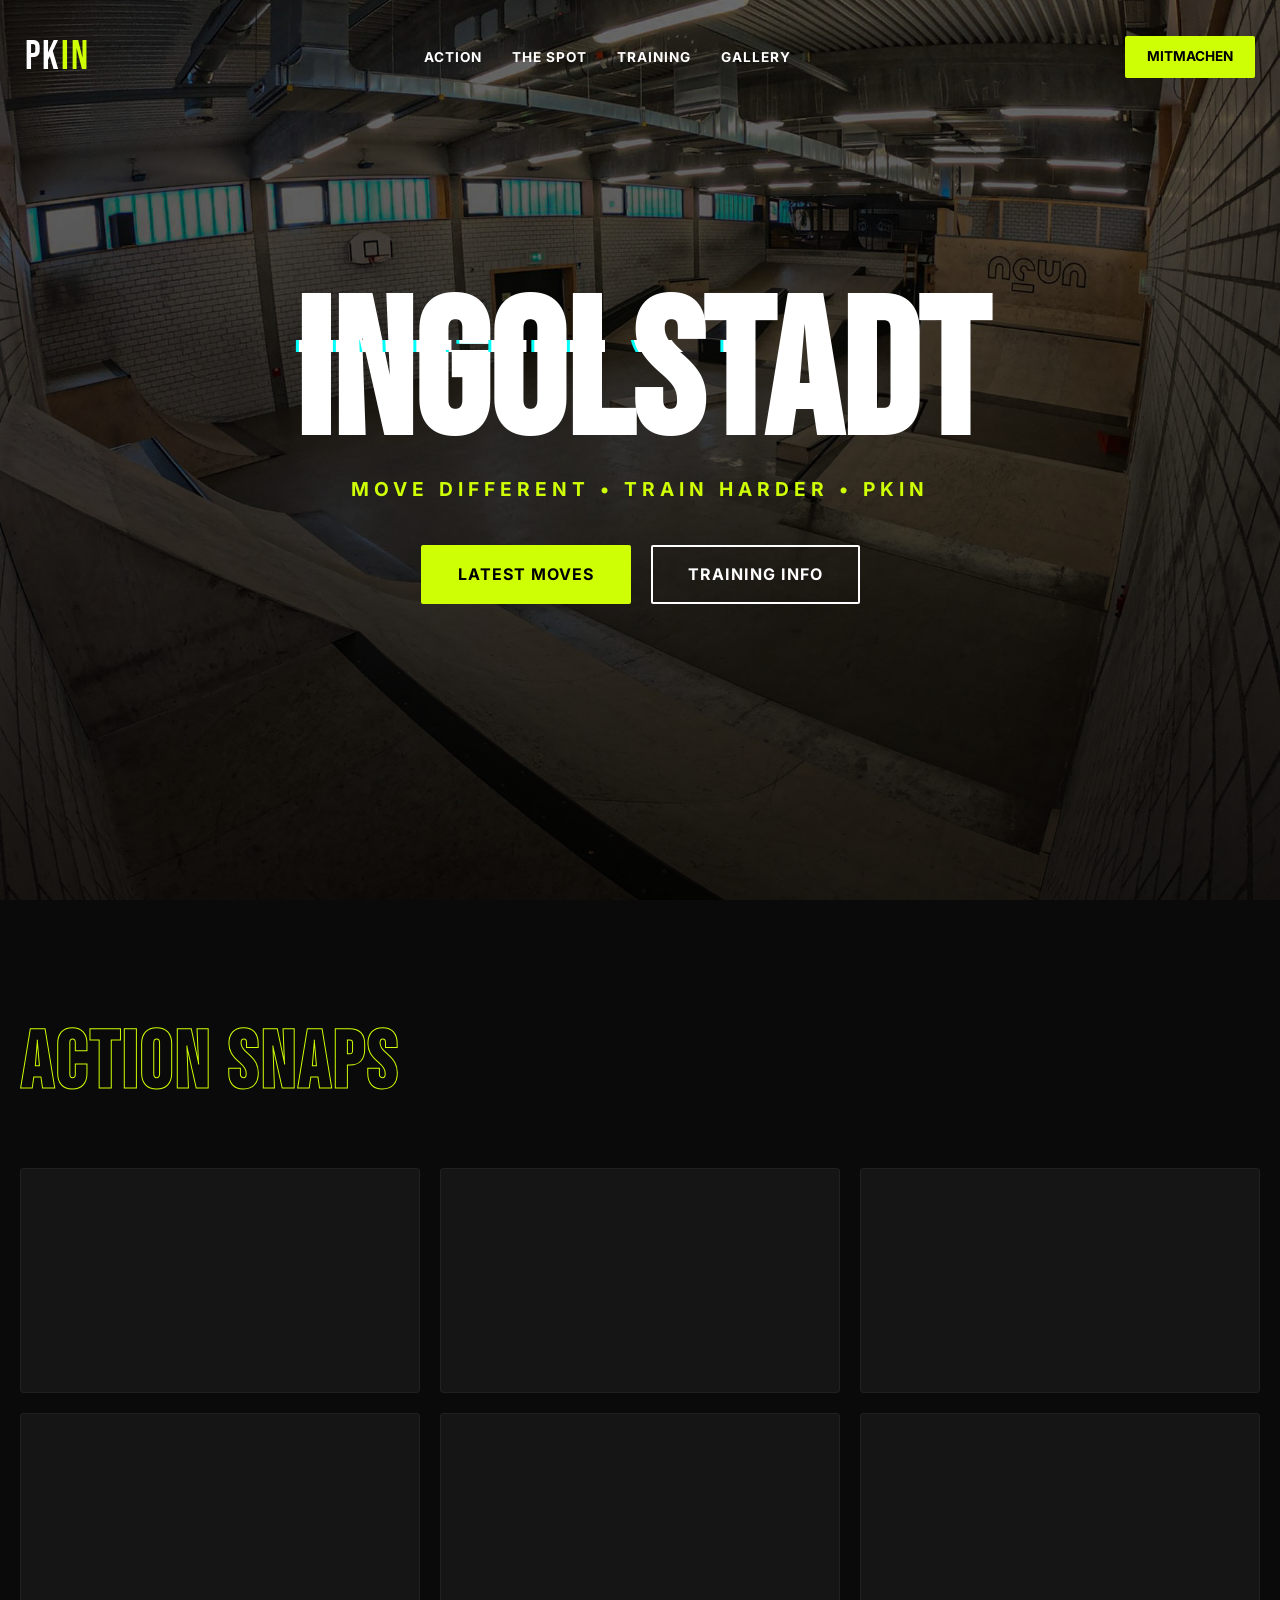
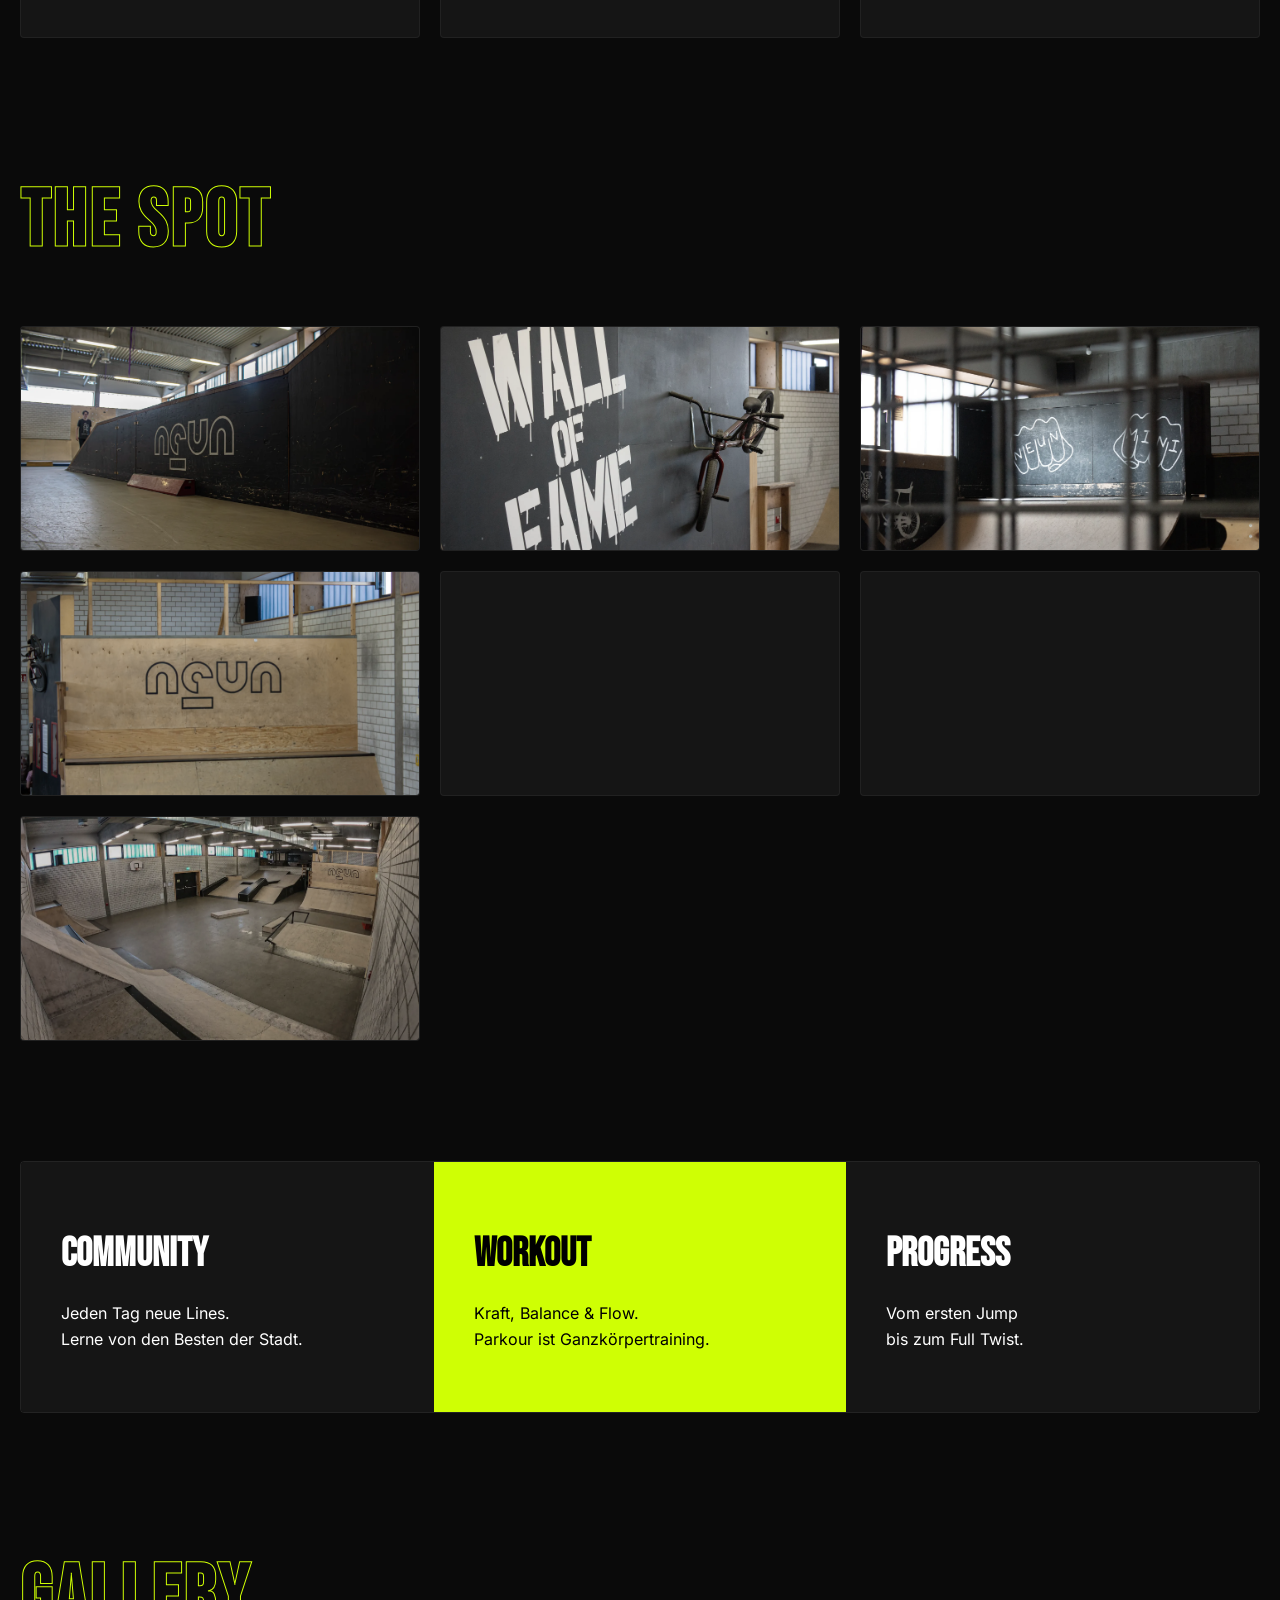
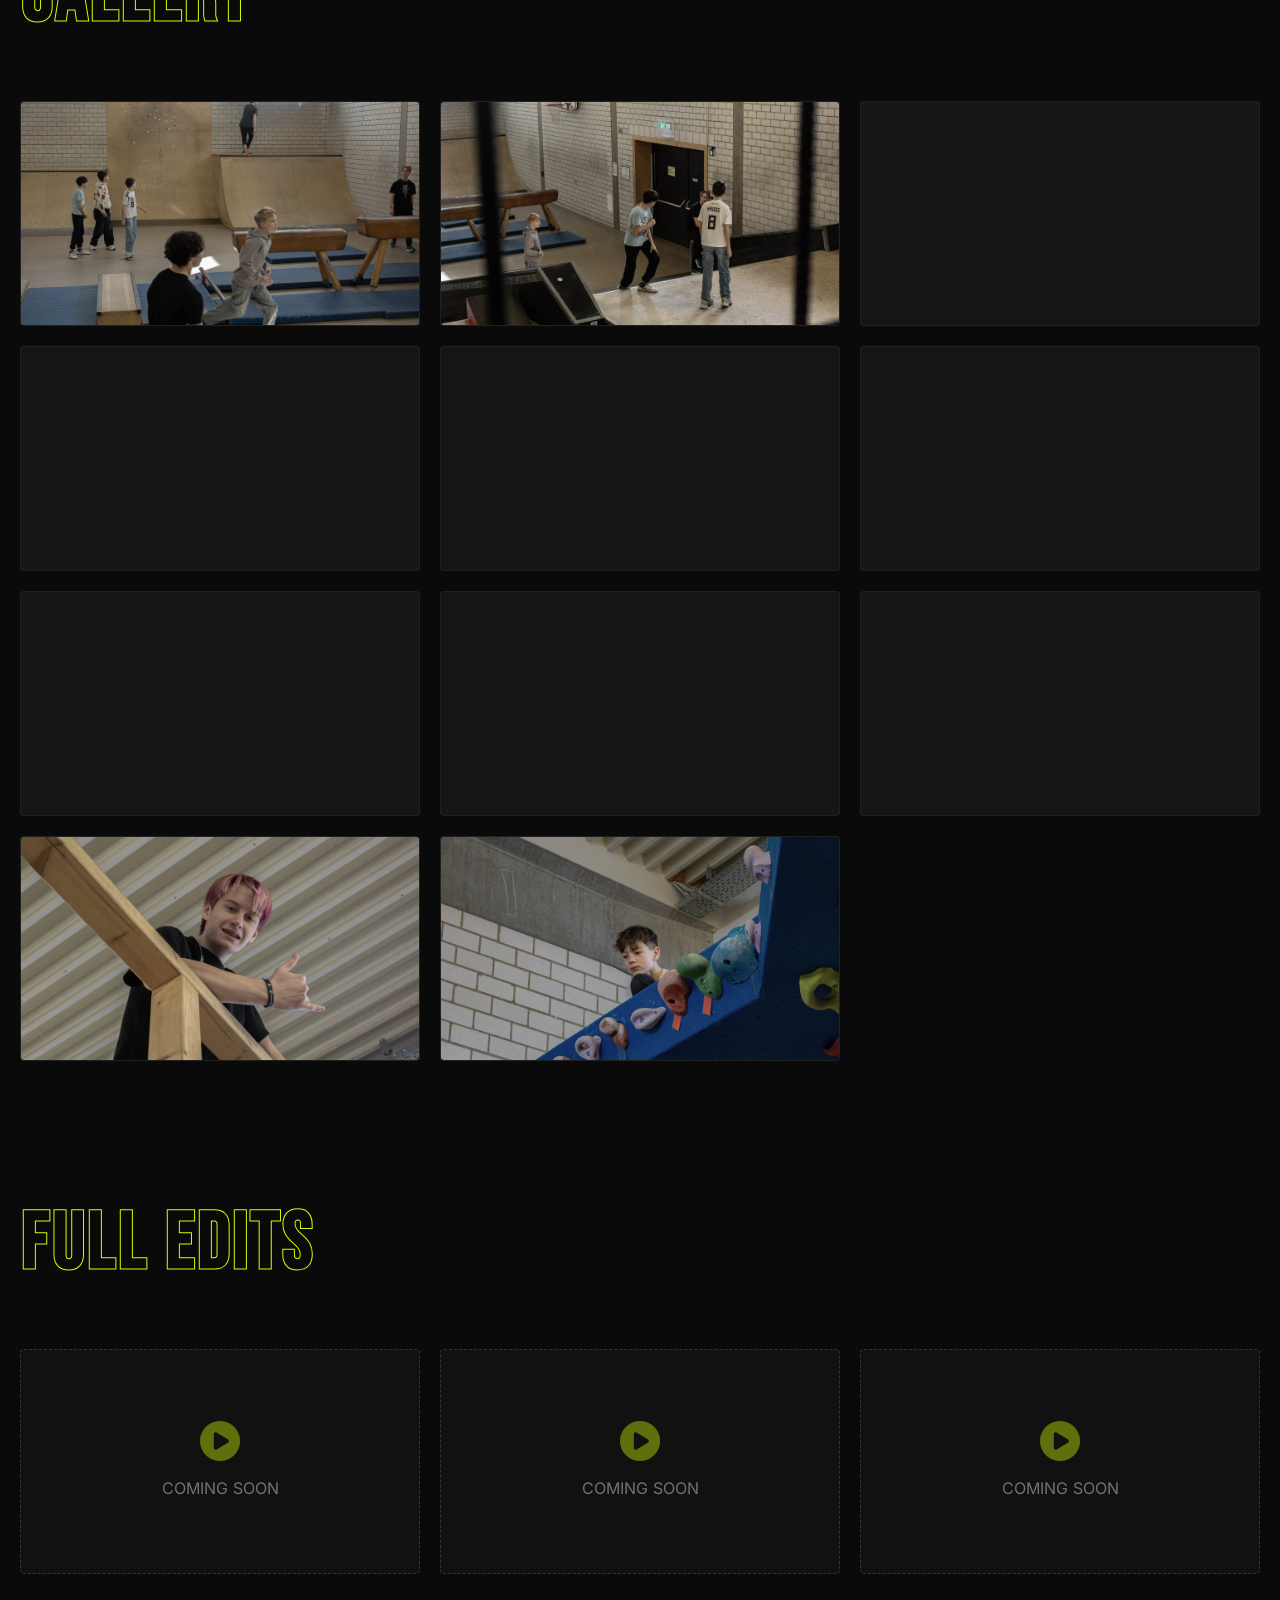
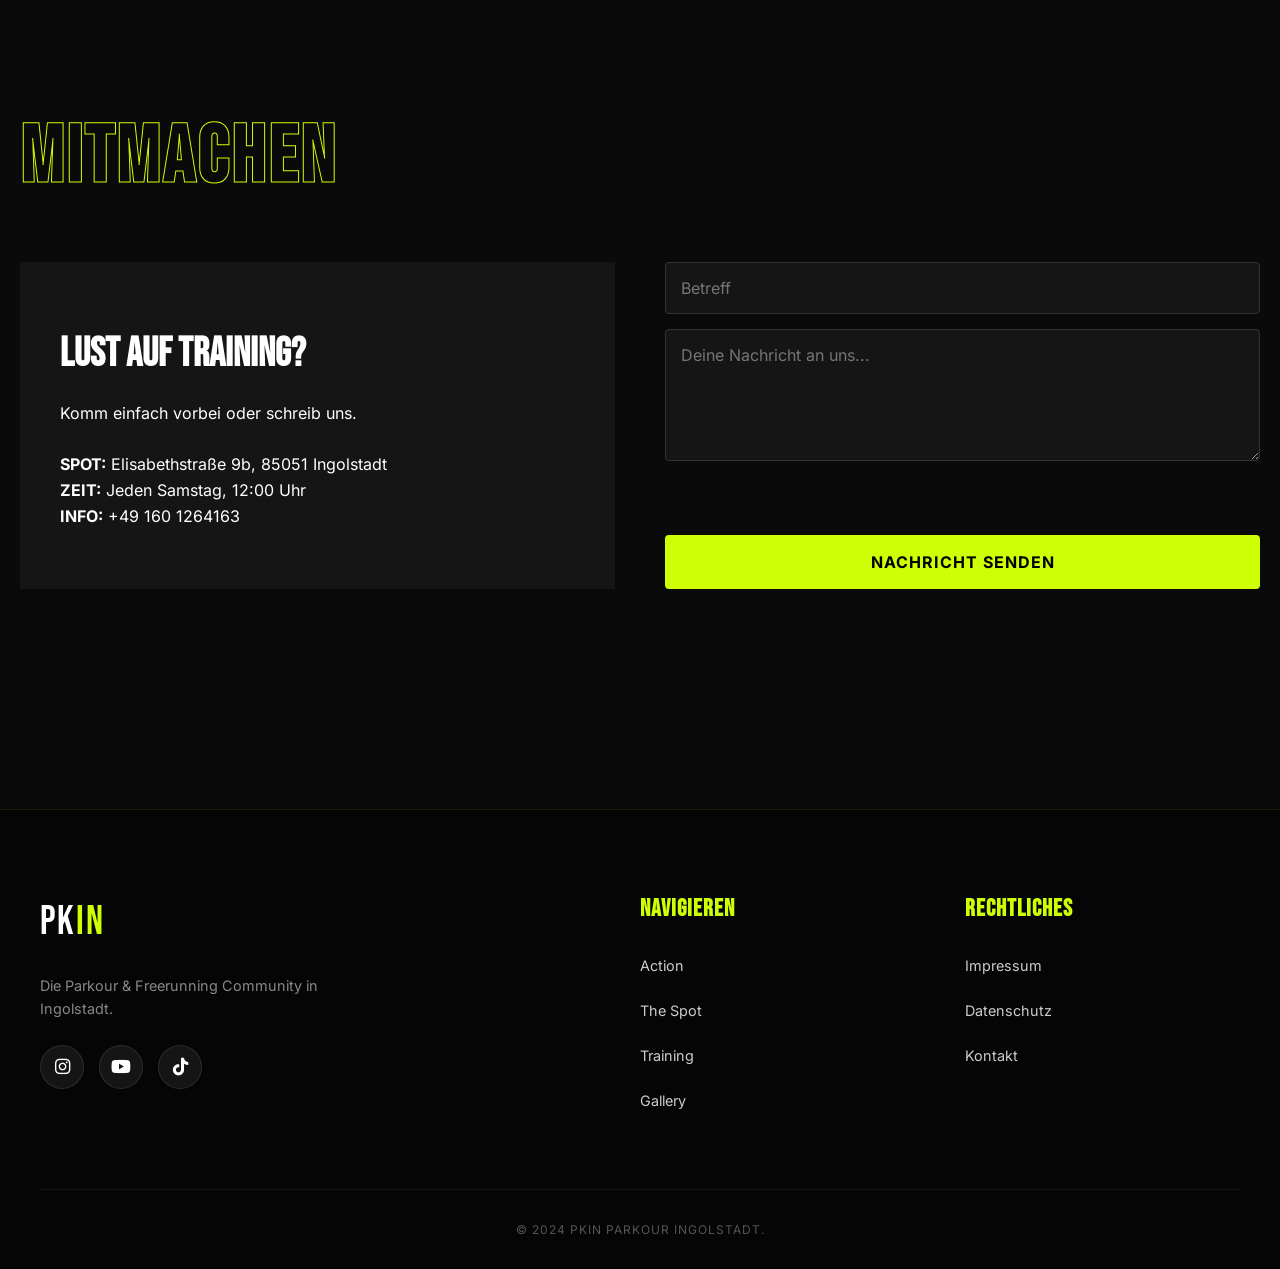
<file: index.html>
<!DOCTYPE html>
<html lang="de">
<head>
    <meta charset="UTF-8">
    <meta name="viewport" content="width=device-width, initial-scale=1.0, maximum-scale=1.0, user-scalable=no">
    <meta name="theme-color" content="#0a0a0a">

    <!-- SEO Meta Tags -->
    <title>PKIN | Parkour & Freerunning Training in Ingolstadt</title>
    <meta name="description" content="Lust auf Parkour in Ingolstadt? PKIN ist die Community für Parkour, Freerunning & Bewegung. Training jeden Samstag, 12 Uhr in der Elisabethstraße 9b. Komm vorbei!">
    <meta name="keywords" content="Parkour Ingolstadt, Freerunning Ingolstadt, PKIN, Sport Ingolstadt, Parkour Training, Parkour Bayern, Freerunning Bayern">
    <meta name="author" content="PKIN Parkour Ingolstadt">
    <meta name="robots" content="index, follow">
    <link rel="canonical" href="https://parkour-in.de/" />

    <!-- Open Graph / Facebook -->
    <meta property="og:type" content="website">
    <meta property="og:url" content="https://parkour-in.de/">
    <meta property="og:title" content="PKIN | Parkour & Freerunning Training in Ingolstadt">
    <meta property="og:description" content="Lust auf Parkour in Ingolstadt? PKIN ist die Community für Parkour, Freerunning & Bewegung. Training jeden Samstag, 12 Uhr in der Elisabethstraße 9b. Komm vorbei!">
    <meta property="og:image" content="https://parkour-in.de/media/photos/DSC00527.jpg">
    <meta property="og:locale" content="de_DE">
    <meta property="og:site_name" content="PKIN Parkour Ingolstadt">

    <!-- Twitter Card -->
    <meta name="twitter:card" content="summary_large_image">
    <meta name="twitter:url" content="https://parkour-in.de/">
    <meta name="twitter:title" content="PKIN | Parkour & Freerunning Training in Ingolstadt">
    <meta name="twitter:description" content="Lust auf Parkour in Ingolstadt? PKIN ist die Community für Parkour, Freerunning & Bewegung. Training jeden Samstag, 12 Uhr in der Elisabethstraße 9b.">
    <meta name="twitter:image" content="https://parkour-in.de/media/photos/DSC00527.jpg">

    <!-- Favicon -->
    <link rel="icon" type="image/svg+xml" href="favicon.svg">
    <link rel="alternate icon" href="favicon.ico">

    <link rel="stylesheet" href="style.css">
    <link rel="stylesheet" href="https://cdnjs.cloudflare.com/ajax/libs/font-awesome/6.0.0/css/all.min.css">

    <!-- Structured Data: SportsClub -->
    <script type="application/ld+json">
    {
      "@context": "https://schema.org",
      "@type": "SportsClub",
      "name": "PKIN Parkour Ingolstadt",
      "url": "https://parkour-in.de/",
      "logo": "https://parkour-in.de/favicon.svg",
      "image": "https://parkour-in.de/media/photos/DSC00527.jpg",
      "address": {
        "@type": "PostalAddress",
        "streetAddress": "Elisabethstraße 9b",
        "addressLocality": "Ingolstadt",
        "postalCode": "85051",
        "addressCountry": "DE"
      },
      "geo": {
        "@type": "GeoCoordinates",
        "latitude": "48.763",
        "longitude": "11.426"
      },
      "telephone": "+491601264163",
      "email": "kontakt@parkour-in.de",
      "description": "Die Parkour & Freerunning Community in Ingolstadt. Offenes Training jeden Samstag um 12 Uhr.",
      "openingHours": "Sa 12:00-16:00",
      "sport": "Parkour",
      "sameAs": [
        "https://www.instagram.com/parkour_ingolstadt/"
      ]
    }
    </script>
</head>
<body>

    <nav id="navbar">
        <div class="nav-container">
            <a href="#" class="logo">PK<span>IN</span></a>
            <div class="menu-toggle" id="mobile-menu" aria-label="Toggle Navigation">
                <i class="fas fa-bars"></i>
            </div>
            <ul class="nav-links" id="nav-links">
                <li><a href="#highlights">Action</a></li>
                <li><a href="#the-spot">The Spot</a></li>
                <li><a href="#training">Training</a></li>
                <li><a href="#gallery">Gallery</a></li>
                <li class="mobile-only"><a href="#contact">Mitmachen</a></li>
            </ul>
            <a href="#contact" class="btn-nav desktop-only">Mitmachen</a>
        </div>
    </nav>

    <header class="hero">
        <div class="hero-content">
            <h1 class="glitch" data-text="INGOLSTADT">INGOLSTADT</h1>
            <p>MOVE DIFFERENT • TRAIN HARDER • PKIN</p>
            <div class="hero-btns">
                <a href="#highlights" class="btn-primary">Latest Moves</a>
                <a href="#training" class="btn-outline">Training Info</a>
            </div>
        </div>
    </header>

    <main class="container">
        <section id="highlights" class="media-section">
            <h2 class="outline-title">ACTION SNAPS</h2>
            <div class="media-grid" id="gifContainer"></div>
        </section>

        <section id="the-spot" class="media-section">
            <h2 class="outline-title">THE SPOT</h2>
            <div class="media-grid" id="tourContainer"></div>
        </section>

        <section id="training" class="training-grid">
            <div class="train-card">
                <h3>COMMUNITY</h3>
                <p>Jeden Tag neue Lines.<br>Lerne von den Besten der Stadt.</p>
            </div>
            <div class="train-card highlight">
                <h3>WORKOUT</h3>
                <p>Kraft, Balance & Flow.<br>Parkour ist Ganzkörpertraining.</p>
            </div>
            <div class="train-card">
                <h3>PROGRESS</h3>
                <p>Vom ersten Jump<br>bis zum Full Twist.</p>
            </div>
        </section>

        <section id="gallery" class="media-section">
            <h2 class="outline-title">GALLERY</h2>
            <div class="media-grid" id="photoContainer"></div>
        </section>

        <section id="video-section" class="media-section">
            <h2 class="outline-title">FULL EDITS</h2>
            <div class="media-grid" id="videoContainer"></div>
        </section>

        <section id="contact" class="media-section">
            <h2 class="outline-title">MITMACHEN</h2>
            <div class="contact-grid">
                <div class="train-card">
                    <h3>LUST AUF TRAINING?</h3>
                    <p>Komm einfach vorbei oder schreib uns.<br><br>
                    <strong>SPOT:</strong> Elisabethstraße 9b, 85051 Ingolstadt<br>
                    <strong>ZEIT:</strong> Jeden Samstag, 12:00 Uhr<br>
                    <strong>INFO:</strong> +49 160 1264163</p>
                </div>
                <form id="contactForm" class="contact-form">
                    <input type="text" id="subject" class="contact-input" placeholder="Betreff" required>
                    <textarea id="message" rows="5" class="contact-input" placeholder="Deine Nachricht an uns..." required></textarea>
                    <button type="submit" class="btn-primary contact-btn">Nachricht senden</button>
                </form>
            </div>
        </section>
    </main>

    <footer class="main-footer">
        <div class="footer-container">
            <div class="footer-brand">
                <a href="#" class="logo">PK<span>IN</span></a>
                <p>Die Parkour & Freerunning Community in Ingolstadt.</p>
                <div class="social-icons">
                    <a href="https://www.instagram.com/parkour_ingolstadt/"><i class="fab fa-instagram"></i></a>
                    <a href="https://google.com/"><i class="fab fa-youtube"></i></a>
                    <a href="https://google.com/"><i class="fab fa-tiktok"></i></a>
                </div>
            </div>
            <div class="footer-links">
                <h4>Navigieren</h4>
                <ul>
                    <li><a href="#highlights">Action</a></li>
                    <li><a href="#the-spot">The Spot</a></li>
                    <li><a href="#training">Training</a></li>
                    <li><a href="#gallery">Gallery</a></li>
                </ul>
            </div>
            <div class="footer-links">
                <h4>Rechtliches</h4>
                <ul>
                    <li><a href="impressum.html">Impressum</a></li>
                    <li><a href="datenschutz.html">Datenschutz</a></li>
                    <li><a href="#contact">Kontakt</a></li>
                </ul>
            </div>
        </div>
        <div class="footer-bottom">
            <p>&copy; 2024 PKIN Parkour Ingolstadt.</p>
        </div>
    </footer>
    
    <script src="script.js"></script>
</body>
</html>
</file>
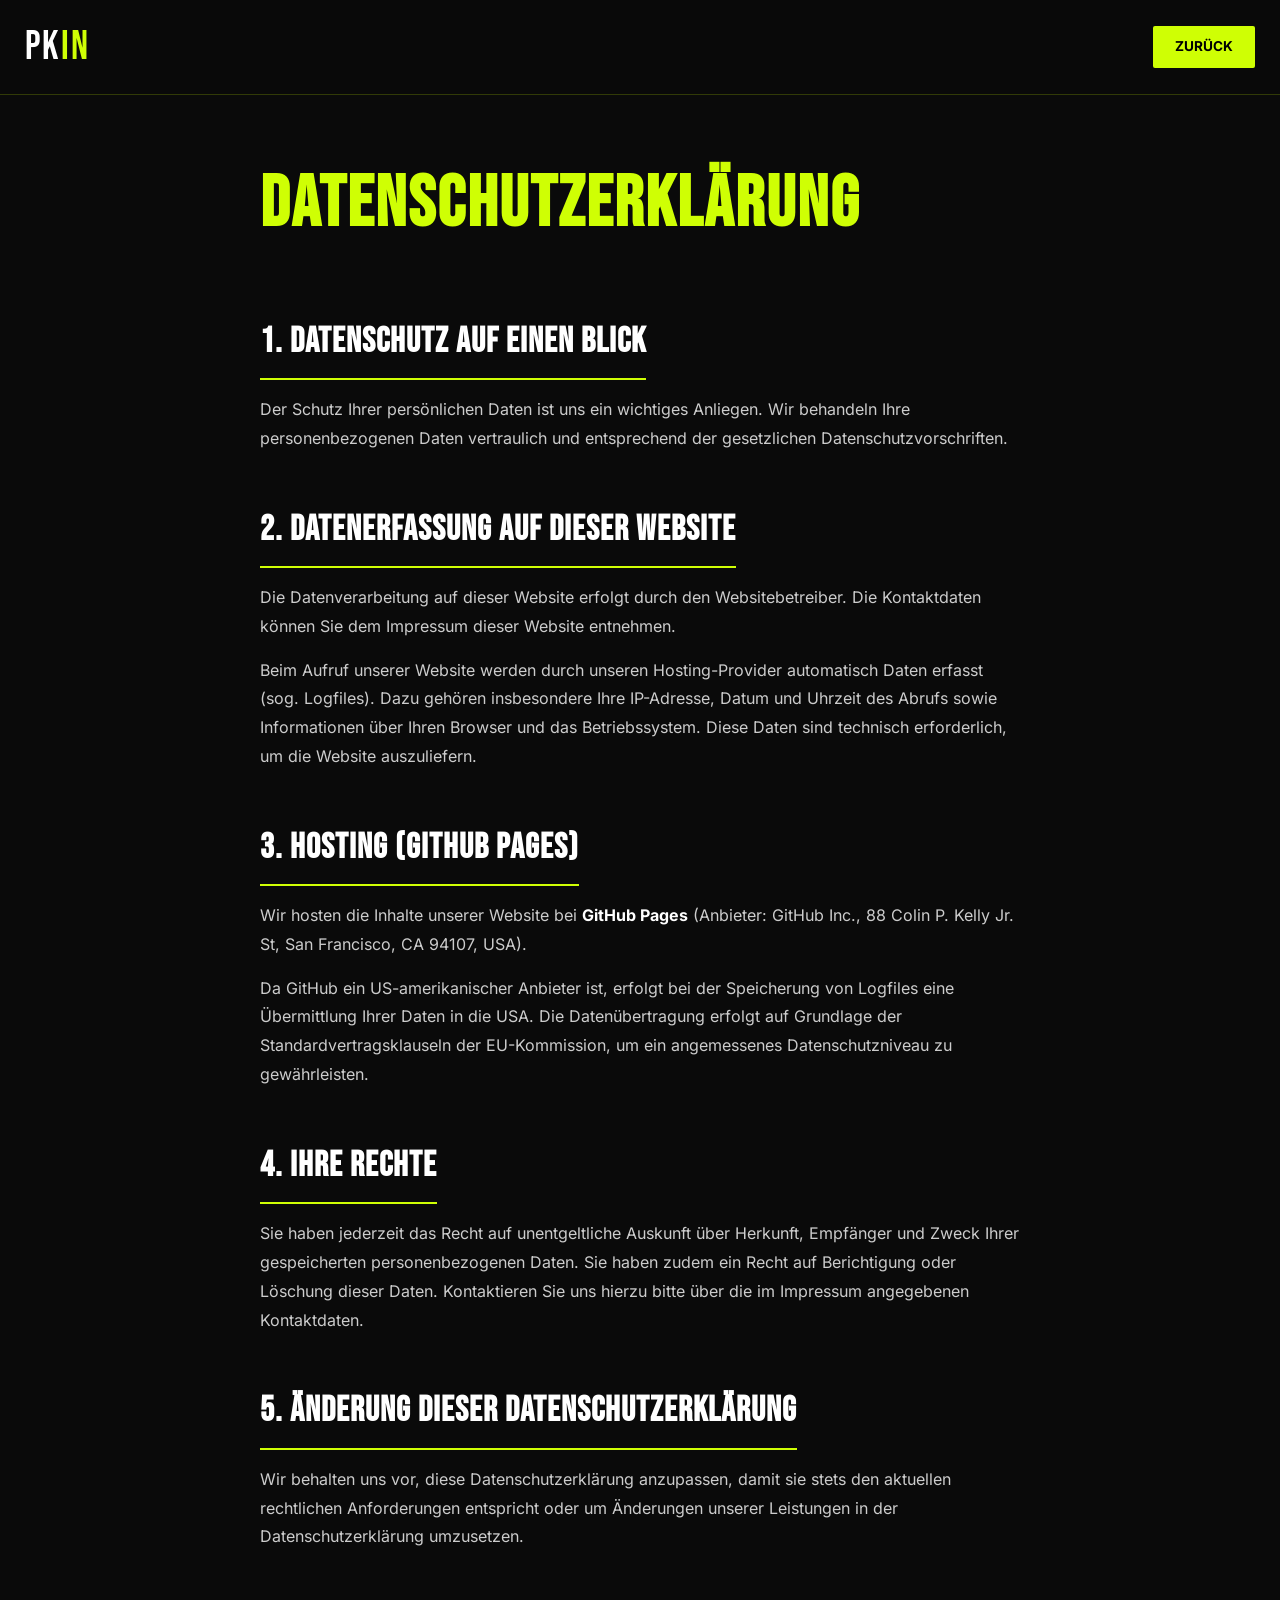
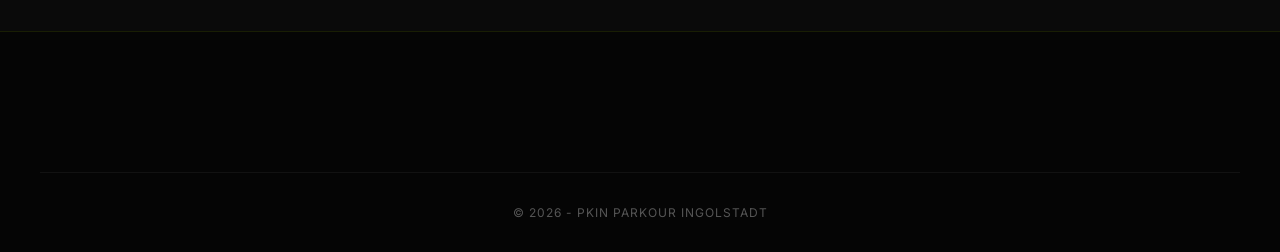
<file: datenschutz.html>
<!DOCTYPE html>
<html lang="de">
<head>
    <meta charset="UTF-8">
    <meta name="viewport" content="width=device-width, initial-scale=1.0, maximum-scale=1.0, user-scalable=no">
    <meta name="theme-color" content="#0a0a0a">
    <title>Datenschutzerklärung | PKIN Parkour Ingolstadt</title>
    <meta name="description" content="Datenschutzerklärung von PKIN Parkour Ingolstadt – Informationen zum Datenschutz gemäß DSGVO.">
    <meta name="robots" content="noindex, follow">
    <link rel="canonical" href="https://parkour-in.de/datenschutz.html" />
    <link rel="icon" type="image/svg+xml" href="favicon.svg">
    <link rel="alternate icon" href="favicon.ico">
    <link rel="stylesheet" href="style.css">
    <link rel="stylesheet" href="https://cdnjs.cloudflare.com/ajax/libs/font-awesome/6.0.0/css/all.min.css">
</head>
<body>
    <nav id="navbar" class="scrolled">
        <div class="nav-container">
            <a href="index.html" class="logo">PK<span>IN</span></a>
            <a href="index.html" class="btn-nav">Zurück</a>
        </div>
    </nav>

    <main class="legal-container">
        <h1>Datenschutzerklärung</h1>
        
        <section class="legal-section">
            <h2>1. Datenschutz auf einen Blick</h2>
            <p>Der Schutz Ihrer persönlichen Daten ist uns ein wichtiges Anliegen. Wir behandeln Ihre personenbezogenen Daten vertraulich und entsprechend der gesetzlichen Datenschutzvorschriften.</p>
        </section>

        <section class="legal-section">
            <h2>2. Datenerfassung auf dieser Website</h2>
            <p>Die Datenverarbeitung auf dieser Website erfolgt durch den Websitebetreiber. Die Kontaktdaten können Sie dem Impressum dieser Website entnehmen.</p>
            <p>Beim Aufruf unserer Website werden durch unseren Hosting-Provider automatisch Daten erfasst (sog. Logfiles). Dazu gehören insbesondere Ihre IP-Adresse, Datum und Uhrzeit des Abrufs sowie Informationen über Ihren Browser und das Betriebssystem. Diese Daten sind technisch erforderlich, um die Website auszuliefern.</p>
        </section>

        <section class="legal-section">
            <h2>3. Hosting (GitHub Pages)</h2>
            <p>Wir hosten die Inhalte unserer Website bei <strong>GitHub Pages</strong> (Anbieter: GitHub Inc., 88 Colin P. Kelly Jr. St, San Francisco, CA 94107, USA). </p>
            <p>Da GitHub ein US-amerikanischer Anbieter ist, erfolgt bei der Speicherung von Logfiles eine Übermittlung Ihrer Daten in die USA. Die Datenübertragung erfolgt auf Grundlage der Standardvertragsklauseln der EU-Kommission, um ein angemessenes Datenschutzniveau zu gewährleisten.</p>
        </section>

        <section class="legal-section">
            <h2>4. Ihre Rechte</h2>
            <p>Sie haben jederzeit das Recht auf unentgeltliche Auskunft über Herkunft, Empfänger und Zweck Ihrer gespeicherten personenbezogenen Daten. Sie haben zudem ein Recht auf Berichtigung oder Löschung dieser Daten. Kontaktieren Sie uns hierzu bitte über die im Impressum angegebenen Kontaktdaten.</p>
        </section>
        
        <section class="legal-section">
            <h2>5. Änderung dieser Datenschutzerklärung</h2>
            <p>Wir behalten uns vor, diese Datenschutzerklärung anzupassen, damit sie stets den aktuellen rechtlichen Anforderungen entspricht oder um Änderungen unserer Leistungen in der Datenschutzerklärung umzusetzen.</p>
        </section>
    </main>

    <footer class="main-footer">
        <div class="footer-bottom">
            <p>&copy; 2026 - PKIN PARKOUR INGOLSTADT</p>
        </div>
    </footer>
</body>
</html>
</file>
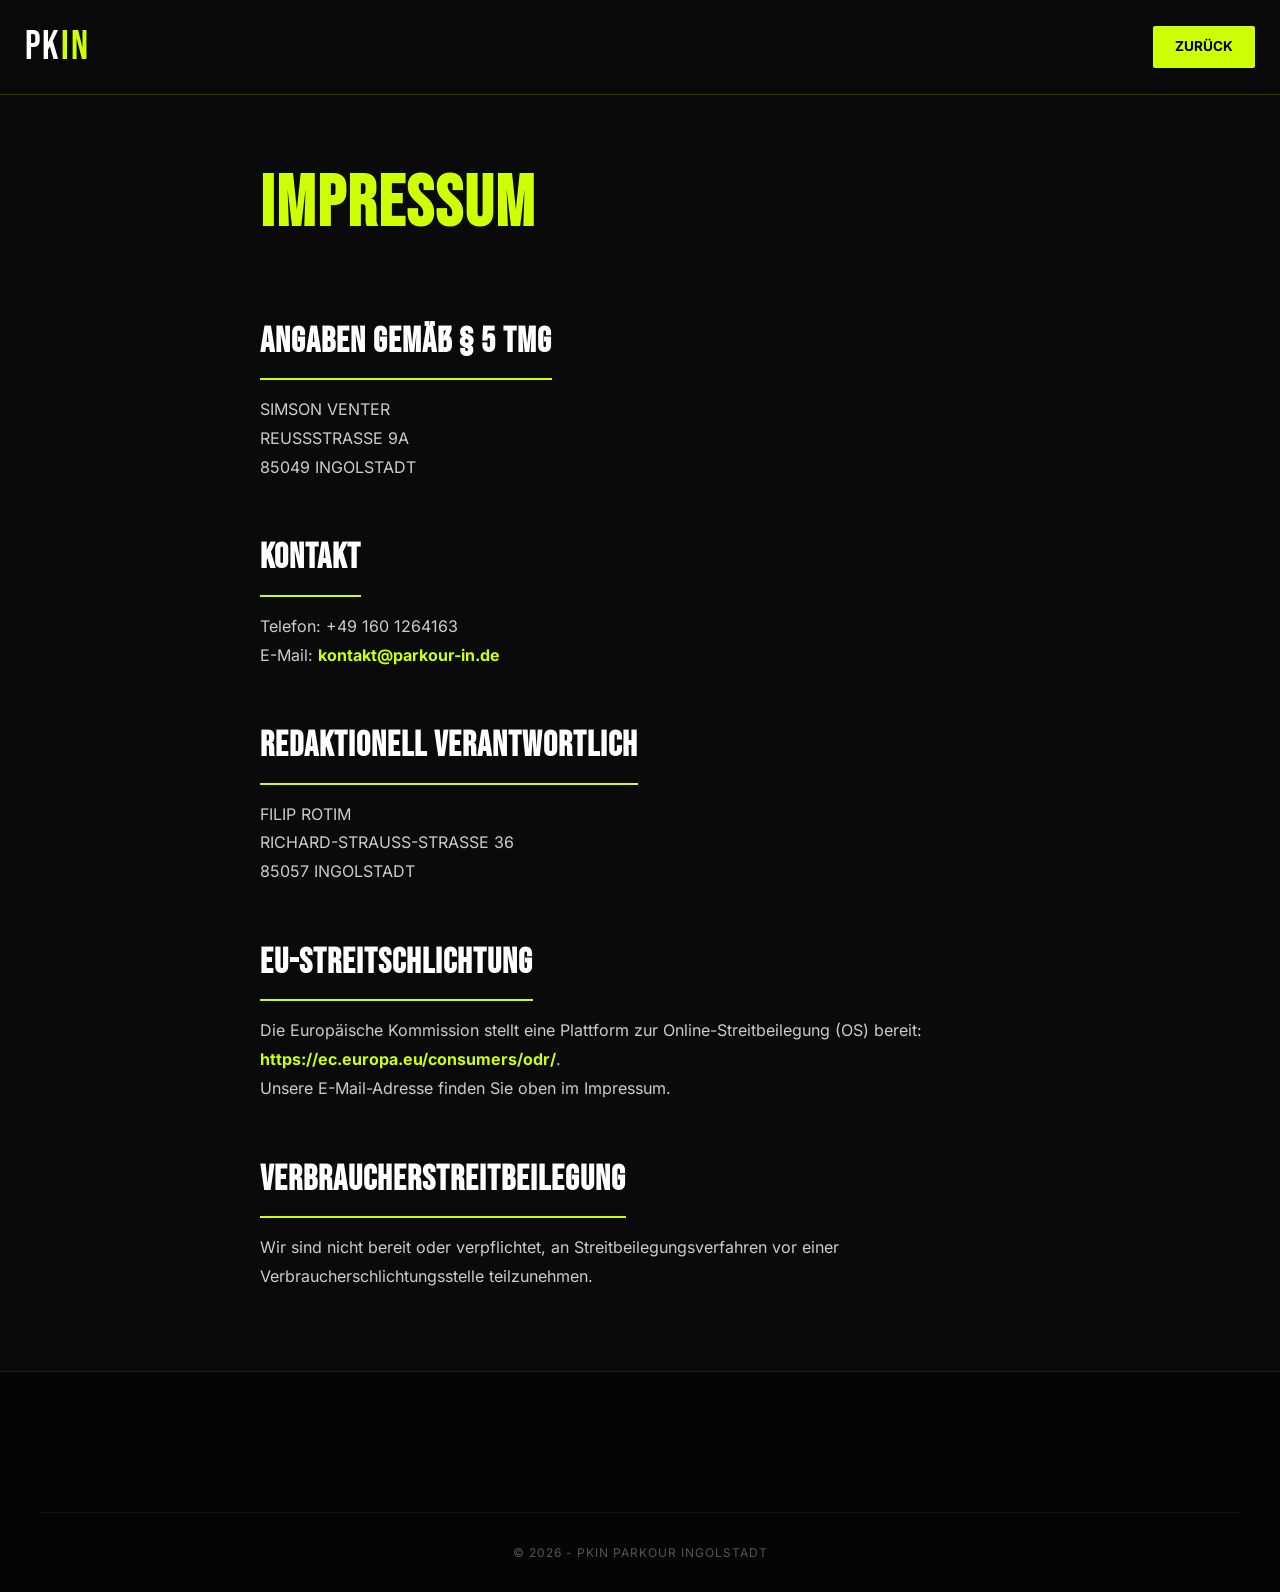
<file: impressum.html>
<!DOCTYPE html>
<html lang="de">
<head>
    <meta charset="UTF-8">
    <meta name="viewport" content="width=device-width, initial-scale=1.0, maximum-scale=1.0, user-scalable=no">
    <meta name="theme-color" content="#0a0a0a">
    <title>Impressum | PKIN Parkour Ingolstadt</title>
    <meta name="description" content="Impressum von PKIN Parkour Ingolstadt – Angaben gemäß § 5 TMG.">
    <meta name="robots" content="noindex, follow">
    <link rel="canonical" href="https://parkour-in.de/impressum.html" />
    <link rel="icon" type="image/svg+xml" href="favicon.svg">
    <link rel="alternate icon" href="favicon.ico">
    <link rel="stylesheet" href="style.css">
    <link rel="stylesheet" href="https://cdnjs.cloudflare.com/ajax/libs/font-awesome/6.0.0/css/all.min.css">
</head>
<body>
    <!-- Navbar with "scrolled" class so it immediately has a background -->
    <nav id="navbar" class="scrolled">
        <div class="nav-container">
            <a href="index.html" class="logo">PK<span>IN</span></a>
            <a href="index.html" class="btn-nav">Zurück</a>
        </div>
    </nav>

    <main class="legal-container">
        <h1>Impressum</h1>
        
        <section class="legal-section">
            <h2>Angaben gemäß § 5 TMG</h2>
            <p>
                SIMSON VENTER<br>
                REUSSSTRASSE 9A<br>
                85049 INGOLSTADT
            </p>
        </section>

        <section class="legal-section">
            <h2>Kontakt</h2>
            <p>
                Telefon: +49 160 1264163<br>
                E-Mail: <a href="mailto:kontakt@parkour-in.de">kontakt@parkour-in.de</a>
            </p>
        </section>

        <section class="legal-section">
            <h2>Redaktionell verantwortlich</h2>
            <p>
                FILIP ROTIM<br>
                RICHARD-STRAUSS-STRASSE 36<br>
                85057 INGOLSTADT
            </p>
        </section>

        <section class="legal-section">
            <h2>EU-Streitschlichtung</h2>
            <p>Die Europäische Kommission stellt eine Plattform zur Online-Streitbeilegung (OS) bereit: <br>
                <a href="https://ec.europa.eu/consumers/odr/" target="_blank" rel="noopener noreferrer">https://ec.europa.eu/consumers/odr/</a>.<br> 
                Unsere E-Mail-Adresse finden Sie oben im Impressum.
            </p>
        </section>

        <section class="legal-section">
            <h2>Verbraucher­streit­beilegung</h2>
            <p>Wir sind nicht bereit oder verpflichtet, an Streitbeilegungsverfahren vor einer Verbraucherschlichtungsstelle teilzunehmen.</p>
        </section>
    </main>

    <footer class="main-footer">
        <div class="footer-bottom">
            <p>&copy; 2026 - PKIN PARKOUR INGOLSTADT</p>
        </div>
    </footer>
</body>
</html>
</file>
<file: style.css>
:root {
    --primary: #cfff04; /* Neon Yellow/Green */
    --dark: #0a0a0a;
    --gray: #151515;
    --text: #ffffff;
}

/* bebas-neue-regular - latin */
@font-face {
    font-display: swap; 
    font-family: 'Bebas Neue';
    font-style: normal;
    font-weight: 400;
    src: url('../fonts/bebas-neue-v16-latin-regular.woff2') format('woff2'); 
}  

/* inter-regular - latin */
@font-face {
    font-display: swap; 
    font-family: 'Inter';
    font-style: normal;
    font-weight: 400;
    src: url('fonts/inter-v20-latin-regular.woff2') format('woff2'); 
}
  
/* inter-700 - latin */
@font-face {
    font-display: swap; 
    font-family: 'Inter';
    font-style: normal;
    font-weight: 700;
    src: url('fonts/inter-v20-latin-700.woff2') format('woff2'); 
}

* {
    margin: 0;
    padding: 0;
    box-sizing: border-box;
}

body {
    background-color: var(--dark);
    color: var(--text);
    font-family: 'Inter', sans-serif;
    line-height: 1.6;
    overflow-x: hidden;
    scroll-behavior: smooth;
}

/* Utility Class for Mobile Scroll Lock */
body.no-scroll {
    overflow: hidden;
}

/* SCROLL FIX */
section {
    scroll-margin-top: 100px; 
}

/* NAVIGATION */
#navbar {
    position: fixed;
    top: 0; 
    width: 100%;
    padding: 25px;
    z-index: 1000;
    transition: all 0.4s ease;
}

#navbar.scrolled {
    background: rgba(10, 10, 10, 0.95);
    backdrop-filter: blur(10px);
    -webkit-backdrop-filter: blur(10px);
    padding: 15px 25px;
    border-bottom: 1px solid rgba(207, 255, 4, 0.2);
}

.nav-container {
    max-width: 1300px;
    margin: 0 auto;
    display: flex;
    justify-content: space-between;
    align-items: center;
}

.logo {
    font-family: 'Bebas Neue', sans-serif;
    font-size: 2.5rem;
    text-decoration: none;
    color: white;
    letter-spacing: 2px;
    position: relative;
    z-index: 1001; /* Keeps logo above mobile menu overlay */
}

.logo span { color: var(--primary); }

.nav-links {
    display: flex;
    list-style: none;
    gap: 30px;
}

.nav-links a {
    color: white;
    text-decoration: none;
    text-transform: uppercase;
    font-weight: bold;
    font-size: 0.85rem;
    letter-spacing: 1px;
    transition: 0.3s;
    padding: 10px 0; /* Better touch target */
}

.nav-links a:hover { color: var(--primary); }

.btn-nav {
    background: var(--primary);
    color: black;
    padding: 10px 22px;
    text-decoration: none;
    font-weight: bold;
    text-transform: uppercase;
    font-size: 0.85rem;
    border-radius: 2px;
    transition: 0.3s;
}

.btn-nav:hover {
    box-shadow: 0 4px 15px rgba(207, 255, 4, 0.3);
}

/* HERO SECTION */
.hero {
    height: 100vh;
    height: 100dvh; /* Mobile viewport height fix */
    display: flex;
    align-items: center;
    justify-content: center;
    text-align: center;
    background: linear-gradient(rgba(0,0,0,0.5), rgba(0,0,0,0.8)), 
                url('media/tours/DSC00783.jpg') center/cover no-repeat;
    background-attachment: fixed;
    padding: 0 20px;
}

.hero h1 {
    font-family: 'Bebas Neue', sans-serif;
    font-size: clamp(3.5rem, 15vw, 12rem);
    line-height: 0.85;
}

.hero p {
    font-weight: bold;
    letter-spacing: clamp(2px, 2vw, 5px);
    margin-top: 15px;
    color: var(--primary);
    font-size: clamp(0.8rem, 3vw, 1.2rem);
}

.hero-btns {
    margin-top: 40px;
    display: flex;
    gap: 20px;
    justify-content: center;
    flex-wrap: wrap; /* Helps smaller screens */
}

.btn-primary, .btn-outline {
    padding: 15px 35px;
    text-decoration: none;
    font-weight: bold;
    text-transform: uppercase;
    letter-spacing: 1px;
    transition: 0.3s;
    border-radius: 2px;
    display: inline-block;
}

.btn-primary { background: var(--primary); color: black; border: 2px solid var(--primary); }
.btn-outline { background: transparent; border: 2px solid white; color: white; }
.btn-primary:hover { transform: translateY(-3px); box-shadow: 0 10px 20px rgba(207, 255, 4, 0.3); }
.btn-outline:hover { background: white; color: black; transform: translateY(-3px); }

/* GRID SYSTEM */
.container {
    max-width: 1300px;
    margin: 0 auto;
    padding: 100px 20px;
}

.media-section { margin-bottom: 120px; }

.outline-title {
    font-family: 'Bebas Neue', sans-serif;
    font-size: clamp(2.5rem, 8vw, 5rem);
    color: transparent;
    -webkit-text-stroke: 1px var(--primary);
    margin-bottom: 40px;
    letter-spacing: 3px;
}

.media-grid {
    display: grid;
    grid-template-columns: repeat(auto-fill, minmax(320px, 1fr));
    gap: 20px;
}

.media-item {
    background: var(--gray);
    aspect-ratio: 16/9;
    overflow: hidden;
    position: relative;
    border: 1px solid rgba(255,255,255,0.05);
    border-radius: 4px;
}

.media-item img,
.media-item picture {
    width: 100%; height: 100%; object-fit: cover;
    transition: 0.6s cubic-bezier(0.25, 0.46, 0.45, 0.94);
    filter: grayscale(20%);
    display: block;
}

.media-item picture img {
    width: 100%; height: 100%; object-fit: cover;
    transition: 0.6s cubic-bezier(0.25, 0.46, 0.45, 0.94);
    filter: grayscale(20%);
}

.media-item video {
    width: 100%; height: 100%; object-fit: cover;
    transition: 0.6s cubic-bezier(0.25, 0.46, 0.45, 0.94);
    filter: grayscale(20%);
    display: block;
}

@media (hover: hover) {
    .media-item:hover img,
    .media-item:hover picture img,
    .media-item:hover video {
        transform: scale(1.08);
        filter: grayscale(0%);
    }
}

/* PLACEHOLDERS */
.media-item.placeholder {
    background: #111;
    border: 1px dashed #333;
}

.no-media-box {
    height: 100%;
    display: flex;
    flex-direction: column;
    align-items: center;
    justify-content: center;
    opacity: 0.4;
}

.no-media-box i { font-size: 2.5rem; margin-bottom: 15px; color: var(--primary); }

/* TRAINING CARDS */
.training-grid {
    display: grid;
    grid-template-columns: repeat(auto-fit, minmax(300px, 1fr));
    gap: 0;
    margin-bottom: 120px;
    border: 1px solid rgba(255,255,255,0.1);
    border-radius: 4px;
    overflow: hidden;
}

.train-card {
    padding: 60px 40px;
    background: var(--gray);
}

.train-card.highlight {
    background: var(--primary);
    color: black;
}

.train-card h3 { 
    font-family: 'Bebas Neue', sans-serif; 
    font-size: 2.5rem; 
    margin-bottom: 15px;
}

/* GLITCH EFFECT */
.glitch { position: relative; }
.glitch::before, .glitch::after {
    content: attr(data-text);
    position: absolute; top: 0; left: 0; width: 100%; height: 100%;
}
.glitch::before { left: 3px; text-shadow: -3px 0 #ff00c1; clip: rect(44px, 450px, 56px, 0); animation: glitch-anim 5s infinite linear alternate-reverse; }
.glitch::after { left: -3px; text-shadow: -3px 0 #00fff9; clip: rect(44px, 450px, 56px, 0); animation: glitch-anim2 5s infinite linear alternate-reverse; }

@keyframes glitch-anim { 0% { clip: rect(10px, 9999px, 20px, 0); } 100% { clip: rect(80px, 9999px, 100px, 0); } }
@keyframes glitch-anim2 { 0% { clip: rect(60px, 9999px, 70px, 0); } 100% { clip: rect(10px, 9999px, 40px, 0); } }

/* CONTACT SECTION CLASSES */
.contact-grid {
    display: grid;
    grid-template-columns: 1fr 1fr;
    gap: 50px;
    align-items: start;
}

.contact-form {
    display: flex;
    flex-direction: column;
    gap: 15px;
    height: 100%;
}

.contact-input {
    padding: 15px;
    background: var(--gray);
    border: 1px solid #333;
    color: white;
    font-family: 'Inter', sans-serif;
    font-size: 16px; /* SCROLL FIX: Needs to be >=16px to prevent iOS auto-zoom */
    width: 100%;
    resize: vertical;
    border-radius: 4px;
    transition: 0.3s;
}

.contact-input:focus {
    outline: none;
    border-color: var(--primary);
    box-shadow: 0 0 10px rgba(207, 255, 4, 0.1);
}

.contact-btn {
    cursor: pointer;
    font-family: 'Inter', sans-serif;
    font-size: 1rem;
    margin-top: auto;
    border-radius: 4px;
}

/* MODERN FOOTER */
.main-footer {
    background: #050505;
    padding: 80px 20px 30px;
    border-top: 1px solid rgba(207, 255, 4, 0.1);
}

.footer-container {
    max-width: 1200px;
    margin: 0 auto;
    display: grid;
    grid-template-columns: 2fr 1fr 1fr;
    gap: 50px;
}

.footer-brand .logo {
    display: inline-block;
    margin-bottom: 20px;
}

.footer-brand p {
    color: #888;
    max-width: 300px;
    margin-bottom: 25px;
    font-size: 0.9rem;
}

.social-icons {
    display: flex;
    gap: 15px;
}

.social-icons a {
    width: 44px; /* Mobile touch target min size */
    height: 44px;
    background: var(--gray);
    display: flex;
    align-items: center;
    justify-content: center;
    border-radius: 50%;
    color: white;
    text-decoration: none;
    transition: 0.3s;
    border: 1px solid rgba(255,255,255,0.1);
    font-size: 1.1rem;
}

.social-icons a:hover {
    background: var(--primary);
    color: black;
    transform: translateY(-3px);
}

.footer-links h4 {
    font-family: 'Bebas Neue', sans-serif;
    font-size: 1.5rem;
    color: var(--primary);
    margin-bottom: 20px;
    letter-spacing: 1px;
}

.footer-links ul { list-style: none; }
.footer-links ul li { margin-bottom: 12px; }

.footer-links ul li a {
    color: #ccc;
    text-decoration: none;
    font-size: 0.9rem;
    transition: 0.3s;
    padding: 5px 0;
    display: inline-block; /* Improves touch target area */
}

.footer-links ul li a:hover {
    color: var(--primary);
    padding-left: 5px;
}

.footer-bottom {
    max-width: 1200px;
    margin: 60px auto 0;
    padding-top: 30px;
    border-top: 1px solid rgba(255,255,255,0.05);
    text-align: center;
}

.footer-bottom p {
    font-size: 0.75rem;
    color: #555;
    text-transform: uppercase;
    letter-spacing: 1px;
}

/* --- MOBILE MENU UTILITIES --- */
.menu-toggle {
    display: none;
    color: white;
    font-size: 1.8rem;
    cursor: pointer;
    transition: transform 0.3s ease;
    z-index: 1001; /* Keeps toggle above menu */
    width: 44px; height: 44px;
    align-items: center;
    justify-content: flex-end;
}

.mobile-only { display: none; }

/* --- COMPREHENSIVE MOBILE RESPONSIVENESS --- */
@media (max-width: 900px) {
    
    .menu-toggle { display: flex; }
    .desktop-only { display: none; }
    .mobile-only { display: block; }

    /* Fullscreen Mobile Menu Overlay Fixes */
    .nav-links {
        position: fixed;
        top: 0; 
        left: -100%; 
        width: 100%;
        height: 100dvh; /* Dynamic Viewport for iOS */
        background: rgba(10, 10, 10, 0.98);
        backdrop-filter: blur(15px);
        -webkit-backdrop-filter: blur(15px);
        flex-direction: column;
        align-items: center;
        justify-content: center;
        gap: 30px;
        transition: left 0.4s cubic-bezier(0.77, 0, 0.175, 1);
        z-index: 999;
        padding-top: 60px; /* Offset for logo/hamburger */
    }

    .nav-links.active { left: 0; }

    .nav-links a {
        font-size: 1.8rem; /* Larger for touch */
        font-family: 'Bebas Neue', sans-serif; /* Stylistic choice for big mobile menus */
        letter-spacing: 2px;
    }

    /* Hero Section Mobile Fixes */
    .hero { background-attachment: scroll; } /* Mobile browsers often struggle with fixed bg */
    .hero-btns { flex-direction: column; width: 100%; }
    .hero-btns a { width: 100%; text-align: center; }

    /* Layout Spacing Adjustments */
    .container { padding: 60px 20px 20px; }
    .media-section { margin-bottom: 70px; }
    .training-grid { margin-bottom: 70px; }
    
    .outline-title { text-align: center; }

    /* Grid Adjustments */
    .media-grid { grid-template-columns: 1fr; } /* 1 column is best for mobile content viewing */
    .contact-grid { grid-template-columns: 1fr; gap: 30px; }

    /* Touch-friendly padding */
    .train-card { padding: 40px 20px; text-align: center; }
}

@media (max-width: 768px) {
    .footer-container {
        grid-template-columns: 1fr;
        text-align: center;
        gap: 40px;
    }
    
    .footer-brand p { margin: 0 auto 25px; }
    .social-icons { justify-content: center; }
}

/* =========================================
   LEGAL PAGES STYLING (Impressum / Datenschutz)
   ========================================= */

   .legal-container {
    max-width: 800px;
    margin: 140px auto 80px; /* Top margin accounts for the fixed navbar */
    padding: 0 20px;
    line-height: 1.8;
}

/* Fluid Typography: Scales down beautifully on smaller screens */
.legal-container h1 {
    font-family: 'Bebas Neue', sans-serif;
    font-size: clamp(3rem, 10vw, 4.5rem); 
    color: var(--primary);
    margin-bottom: 40px;
    letter-spacing: 2px;
    text-transform: uppercase;
}

.legal-section {
    margin-bottom: 45px;
}

.legal-section h2 {
    font-family: 'Bebas Neue', sans-serif;
    font-size: clamp(1.8rem, 6vw, 2.2rem);
    margin-bottom: 15px;
    border-bottom: 2px solid var(--primary);
    display: inline-block;
    padding-bottom: 5px;
    color: white;
    letter-spacing: 1px;
}

.legal-section p {
    color: #cccccc;
    font-size: 1rem;
    margin-bottom: 15px;
}

.legal-section strong {
    color: white;
}

/* Link Fix: Prevents long URLs from overflowing off the screen on mobile */
.legal-section a {
    color: var(--primary);
    text-decoration: none;
    transition: 0.3s;
    word-break: break-all; /* Critical for mobile layout protection */
    font-weight: bold;
}

.legal-section a:hover {
    color: white;
    text-decoration: underline;
}

/* Short Page Fix: Pushes the footer to the bottom on short screens */
.legal-container {
    min-height: 60vh;
}
</file>
